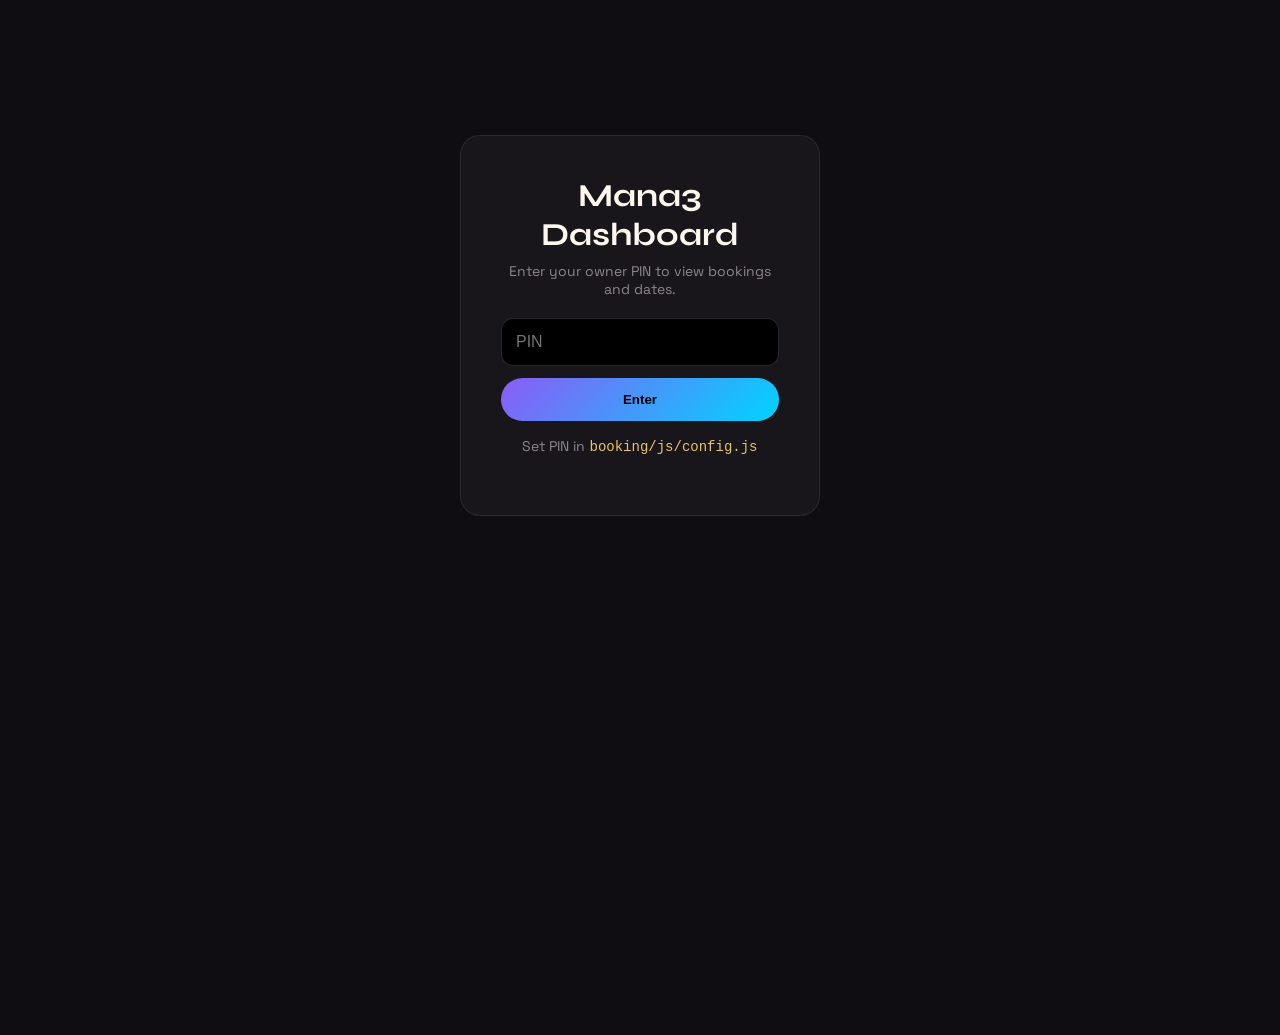
<file: admin/index.html>
<!DOCTYPE html>
<html lang="en">
<head>
  <meta charset="UTF-8">
  <meta name="viewport" content="width=device-width, initial-scale=1.0">
  <title>Mana3 — Owner Dashboard</title>
  <link href="https://fonts.googleapis.com/css2?family=Space+Grotesk:wght@400;600;700&family=Syne:wght@700;800&display=swap" rel="stylesheet">
  <link rel="stylesheet" href="css/admin.css">
</head>
<body>
  <div id="login-screen" class="login-screen">
    <h1>Mana3 Dashboard</h1>
    <p>Enter your owner PIN to view bookings and dates.</p>
    <input type="password" id="pin-input" placeholder="PIN" autocomplete="current-password">
    <button type="button" id="pin-submit">Enter</button>
    <p class="login-hint">Set PIN in <code>booking/js/config.js</code></p>
  </div>

  <div id="dashboard" class="dashboard hidden">
    <header class="dash-header">
      <h1>Inquiries &amp; schedule</h1>
      <div class="dash-actions">
        <button type="button" id="refresh-btn">Refresh</button>
        <a href="../booking/index.html">Public booking page</a>
        <button type="button" id="logout-btn">Log out</button>
      </div>
    </header>

    <div class="dash-grid">
      <section class="dash-panel">
        <h2>New requests <span id="pending-count"></span></h2>
        <div id="bookings-list" class="bookings-list"></div>
      </section>

      <section class="dash-panel">
        <h2>Block a date</h2>
        <form id="block-form" class="block-form">
          <input type="date" id="block-date" required>
          <select id="block-service">
            <option value="all">All services</option>
            <option value="dj">DJ only</option>
            <option value="photo">Photo only</option>
          </select>
          <select id="block-status">
            <option value="booked">Booked</option>
            <option value="blocked">Blocked</option>
            <option value="available">Mark available</option>
          </select>
          <input type="text" id="block-note" placeholder="Note (optional)">
          <button type="submit">Update calendar</button>
        </form>
        <h3>Calendar snapshot</h3>
        <ul id="availability-list" class="availability-list"></ul>
      </section>
    </div>
  </div>

  <script src="../booking/js/config.js"></script>
  <script>
    if (!window.MANA3_BOOKING) {
      document.write('<script src="../booking/js/config.example.js"><\/script>');
    }
  </script>
  <script src="js/admin.js?v=1"></script>
</body>
</html>
</file>
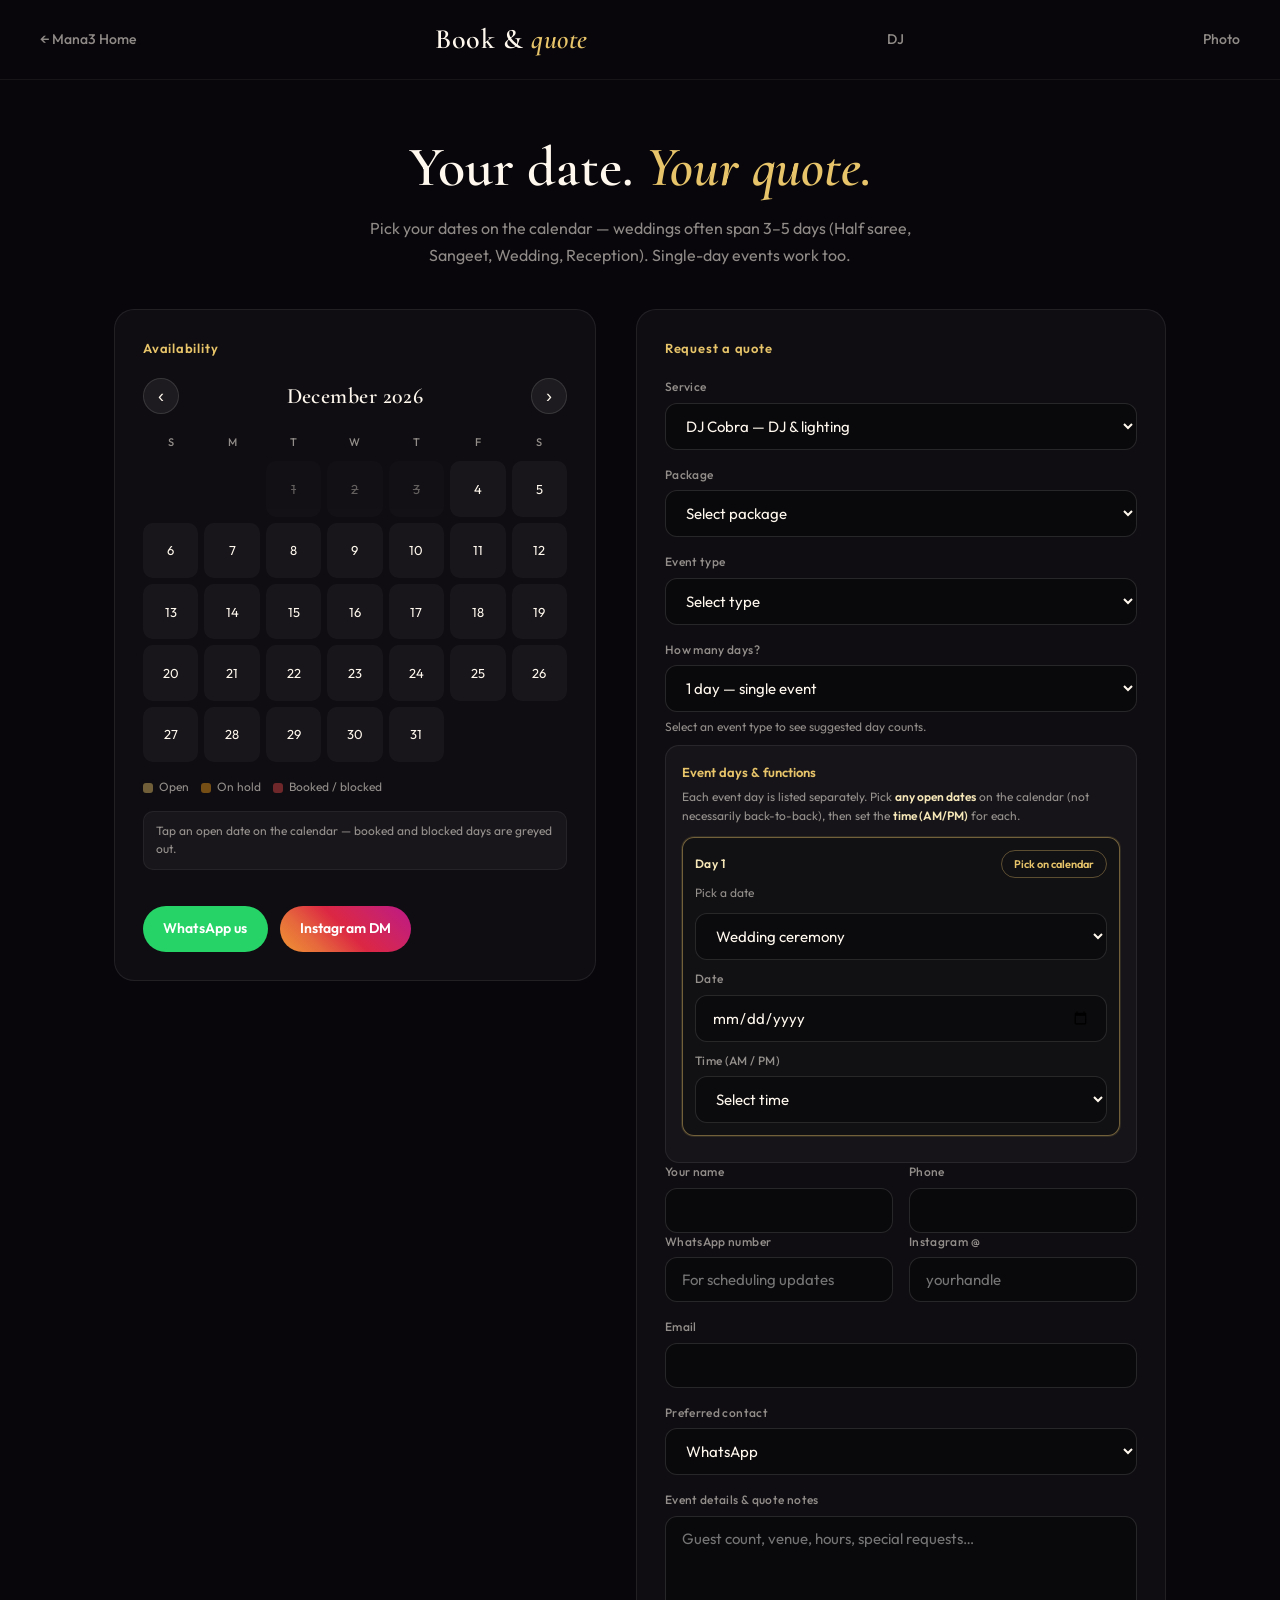
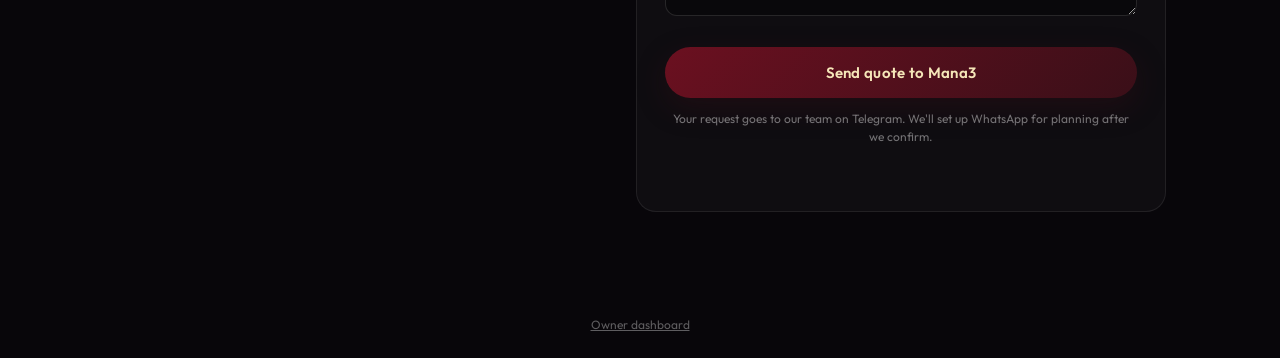
<file: booking/index.html>
<!DOCTYPE html>
<html lang="en">
<head>
  <meta charset="UTF-8">
  <meta name="viewport" content="width=device-width, initial-scale=1.0">
  <title>Book &amp; Quote | Mana3 Event Management</title>
  <meta name="description" content="Request a quote for DJ Cobra or CapturesRU photography. Check dates, message us on WhatsApp or Instagram.">
  <link rel="preconnect" href="https://fonts.googleapis.com">
  <link rel="preconnect" href="https://fonts.gstatic.com" crossorigin>
  <link href="https://fonts.googleapis.com/css2?family=Cormorant+Garamond:ital,wght@0,500;0,600;0,700;1,500;1,600&family=Outfit:wght@300;400;500;600;700&display=swap" rel="stylesheet">
  <link rel="stylesheet" href="css/booking.css?v=8">
</head>
<body>
  <nav class="booking-nav">
    <a href="../index.html">← Mana3 Home</a>
    <span class="booking-logo">Book &amp; <em>quote</em></span>
    <a href="../dj-cobra/index.html">DJ</a>
    <a href="../capturesru/index.html">Photo</a>
  </nav>

  <header class="booking-hero">
    <h1>Your date. <em>Your quote.</em></h1>
    <p>Pick your dates on the calendar — weddings often span 3–5 days (Half saree, Sangeet, Wedding, Reception). Single-day events work too.</p>
  </header>

  <div class="booking-layout">
    <aside class="booking-panel">
      <h2>Availability</h2>
      <div class="cal-nav">
        <button type="button" id="cal-prev" aria-label="Previous month">‹</button>
        <span id="cal-month"></span>
        <button type="button" id="cal-next" aria-label="Next month">›</button>
      </div>
      <div id="cal-grid"></div>
      <div class="cal-legend">
        <span class="legend-available">Open</span>
        <span class="legend-hold">On hold</span>
        <span class="legend-booked">Booked / blocked</span>
      </div>

      <div class="cal-hint" id="cal-hint">Select a day row below, then tap a date on the calendar.</div>
      <div id="selected-dates-list" class="selected-dates-list" hidden></div>

      <div class="channel-links">
        <a href="#" class="channel-btn channel-wa" data-wa data-wa-text="Hi Mana3! I'd like to check availability and get a quote for my event.">WhatsApp us</a>
        <a href="#" class="channel-btn channel-ig" data-ig target="_blank" rel="noopener">Instagram DM</a>
      </div>
    </aside>

    <section class="booking-panel">
      <h2>Request a quote</h2>
      <form id="booking-form" class="booking-form">
        <label for="service">Service</label>
        <select id="service" name="service" required>
          <option value="dj">DJ Cobra — DJ &amp; lighting</option>
          <option value="photo">CapturesRU — Photography &amp; film</option>
          <option value="both">Both — Full Mana3 package</option>
        </select>

        <label for="package">Package</label>
        <select id="package" name="package" required></select>

        <label for="event-type">Event type</label>
        <select id="event-type" name="event_type" required>
          <option value="">Select type</option>
          <option value="Full wedding (multi-day)">Full wedding (multi-day)</option>
          <option value="Half saree / Dhoti ceremony">Half saree / Dhoti ceremony</option>
          <option value="Sangeet / Mehndi">Sangeet / Mehndi</option>
          <option value="Pre-wedding">Pre-wedding</option>
          <option value="Wedding reception">Wedding reception</option>
          <option value="Birthday">Birthday</option>
          <option value="Sweet 16">Sweet 16</option>
          <option value="Housewarming">Housewarming</option>
          <option value="Corporate">Corporate</option>
          <option value="Gender reveal">Gender reveal</option>
          <option value="Other">Other</option>
        </select>

        <label for="event-span">How many days?</label>
        <select id="event-span" name="event_span">
          <option value="1">1 day — single event</option>
          <option value="2">2 days</option>
          <option value="3">3 days — typical wedding</option>
          <option value="4">4 days</option>
          <option value="5">5 days — full celebration</option>
        </select>
        <p class="field-hint" id="event-span-hint"></p>

        <div id="event-days-panel" class="event-days-panel">
          <p class="event-days-title">Event days &amp; functions</p>
          <p class="field-hint event-days-intro">Each event day is listed separately. Pick <strong>any open dates</strong> on the calendar (not necessarily back-to-back), then set the <strong>time (AM/PM)</strong> for each.</p>
          <p class="event-range-summary" id="event-range-summary" hidden></p>
          <p class="event-days-progress" id="event-days-progress"></p>
          <div id="event-days" class="event-days-list"></div>
        </div>

        <input type="hidden" id="event-date" name="event_date">
        <input type="hidden" id="event-days-json" name="event_days">

        <div class="form-row">
          <div>
            <label for="client-name">Your name</label>
            <input type="text" id="client-name" name="client_name" required autocomplete="name">
          </div>
          <div>
            <label for="phone">Phone</label>
            <input type="tel" id="phone" name="phone" autocomplete="tel">
          </div>
        </div>

        <div class="form-row">
          <div>
            <label for="whatsapp">WhatsApp number</label>
            <input type="tel" id="whatsapp" name="whatsapp" placeholder="For scheduling updates">
          </div>
          <div>
            <label for="instagram">Instagram @</label>
            <input type="text" id="instagram" name="instagram" placeholder="yourhandle">
          </div>
        </div>

        <label for="email">Email</label>
        <input type="email" id="email" name="email" autocomplete="email">

        <label for="preferred-contact">Preferred contact</label>
        <select id="preferred-contact" name="preferred_contact">
          <option value="whatsapp">WhatsApp</option>
          <option value="instagram">Instagram</option>
          <option value="phone">Phone call</option>
          <option value="email">Email</option>
        </select>

        <label for="message">Event details &amp; quote notes</label>
        <textarea id="message" name="message" placeholder="Guest count, venue, hours, special requests…"></textarea>

        <input type="hidden" id="addon-estimate" name="addon_estimate">

        <button type="submit" class="submit-btn">Send quote to Mana3</button>
        <p class="form-hint">Your request goes to our team on Telegram. We&apos;ll set up WhatsApp for planning after we confirm.</p>
        <p class="form-status" id="form-status" role="status"></p>
      </form>
    </section>
  </div>

  <p class="admin-link"><a href="../admin/index.html">Owner dashboard</a></p>

  <script src="js/config.js"></script>
  <script>
    if (!window.MANA3_BOOKING) {
      document.write('<script src="js/config.example.js"><\/script>');
    }
  </script>
  <script src="js/booking.js?v=7"></script>
</body>
</html>
</file>
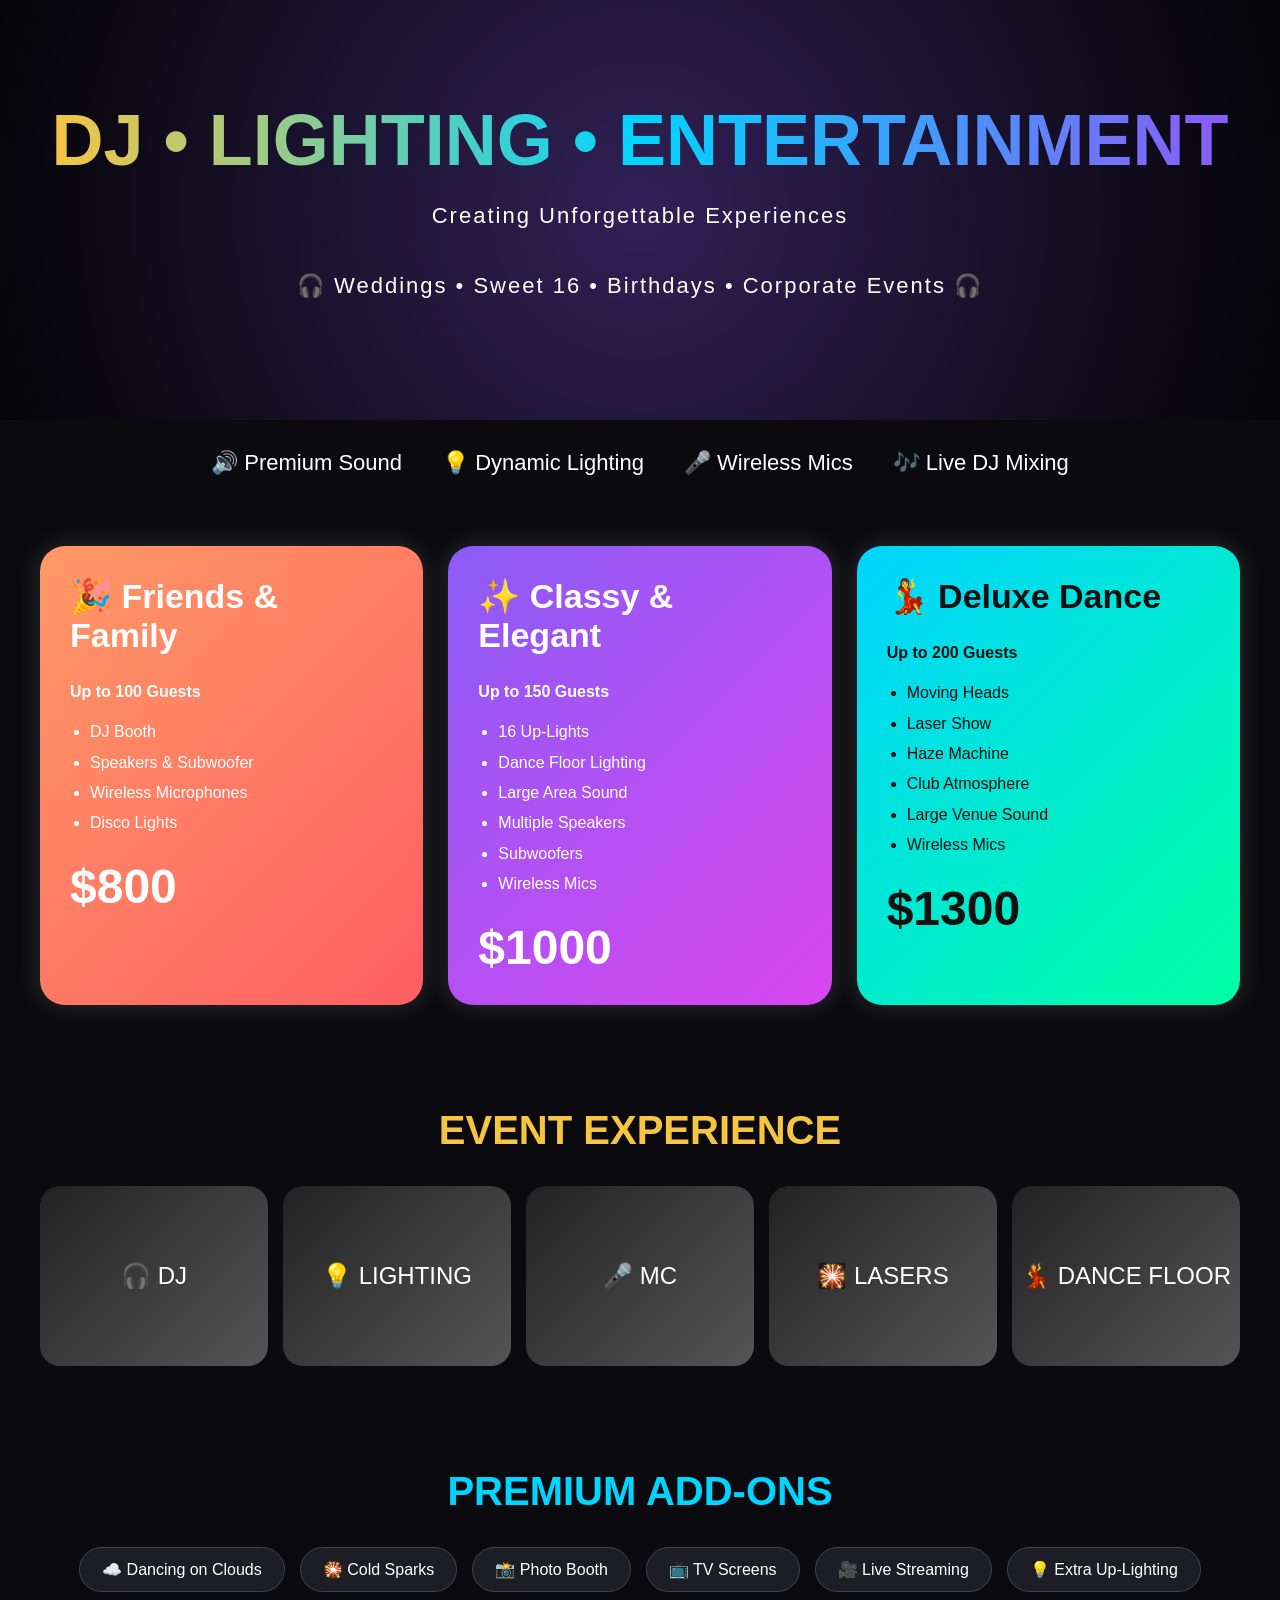
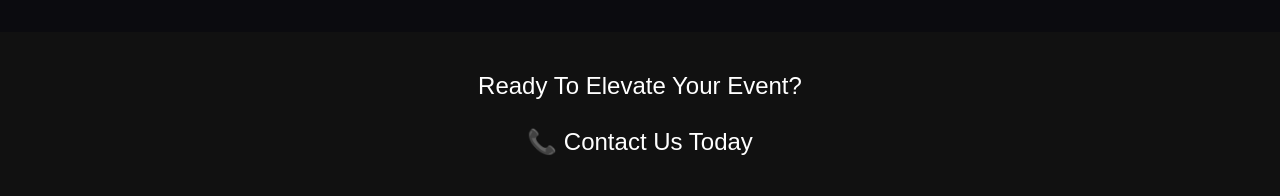
<file: DJ_Client_Presentation.html>
<!DOCTYPE html>
<html>
<head>
<meta charset="utf-8">
<title>Premium DJ Entertainment</title>
<style>
body{
margin:0;
font-family:Arial,sans-serif;
background:#0B0B0F;
color:white;
}
.hero{
height:420px;
background:linear-gradient(rgba(0,0,0,.65),rgba(0,0,0,.65)),
radial-gradient(circle at center,#8B5CF6,#0B0B0F);
display:flex;
flex-direction:column;
justify-content:center;
align-items:center;
text-align:center;
}
.hero h1{
font-size:72px;
margin:0;
background:linear-gradient(90deg,#F5C542,#00D4FF,#8B5CF6);
-webkit-background-clip:text;
-webkit-text-fill-color:transparent;
}
.hero p{font-size:22px;letter-spacing:2px}
.features{
display:flex;
justify-content:center;
gap:40px;
padding:30px;
font-size:22px;
}
.packages{
display:grid;
grid-template-columns:repeat(3,1fr);
gap:25px;
padding:40px;
}
.card{
border-radius:25px;
padding:30px;
box-shadow:0 0 25px rgba(255,255,255,.15);
}
.card h2{font-size:34px;margin-top:0}
.friends{background:linear-gradient(135deg,#ff9966,#ff5e62);}
.classy{background:linear-gradient(135deg,#8B5CF6,#d946ef);}
.deluxe{background:linear-gradient(135deg,#00D4FF,#00ffa3);color:#111;}
.price{
font-size:48px;
font-weight:bold;
margin-top:20px;
}
ul{padding-left:20px;line-height:1.9}
.gallery{
padding:30px 40px;
}
.gallery h2{
text-align:center;
color:#F5C542;
font-size:40px;
}
.photos{
display:grid;
grid-template-columns:repeat(5,1fr);
gap:15px;
}
.photo{
height:180px;
border-radius:20px;
background:linear-gradient(135deg,#222,#555);
display:flex;
justify-content:center;
align-items:center;
font-size:24px;
}
.addons{
padding:40px;
text-align:center;
}
.addons h2{
font-size:40px;
color:#00D4FF;
}
.badges{
display:flex;
flex-wrap:wrap;
justify-content:center;
gap:15px;
}
.badge{
padding:12px 22px;
border-radius:30px;
background:#1d1d25;
border:1px solid #444;
}
.footer{
padding:40px;
text-align:center;
font-size:24px;
background:#111;
}
</style>
</head>
<body>

<div class="hero">
<h1>DJ • LIGHTING • ENTERTAINMENT</h1>
<p>Creating Unforgettable Experiences</p>
<p>🎧 Weddings • Sweet 16 • Birthdays • Corporate Events 🎧</p>
</div>

<div class="features">
<div>🔊 Premium Sound</div>
<div>💡 Dynamic Lighting</div>
<div>🎤 Wireless Mics</div>
<div>🎶 Live DJ Mixing</div>
</div>

<div class="packages">

<div class="card friends">
<h2>🎉 Friends & Family</h2>
<p><b>Up to 100 Guests</b></p>
<ul>
<li>DJ Booth</li>
<li>Speakers & Subwoofer</li>
<li>Wireless Microphones</li>
<li>Disco Lights</li>
</ul>
<div class="price">$800</div>
</div>

<div class="card classy">
<h2>✨ Classy & Elegant</h2>
<p><b>Up to 150 Guests</b></p>
<ul>
<li>16 Up-Lights</li>
<li>Dance Floor Lighting</li>
<li>Large Area Sound</li>
<li>Multiple Speakers</li>
<li>Subwoofers</li>
<li>Wireless Mics</li>
</ul>
<div class="price">$1000</div>
</div>

<div class="card deluxe">
<h2>💃 Deluxe Dance</h2>
<p><b>Up to 200 Guests</b></p>
<ul>
<li>Moving Heads</li>
<li>Laser Show</li>
<li>Haze Machine</li>
<li>Club Atmosphere</li>
<li>Large Venue Sound</li>
<li>Wireless Mics</li>
</ul>
<div class="price">$1300</div>
</div>

</div>

<div class="gallery">
<h2>EVENT EXPERIENCE</h2>
<div class="photos">
<div class="photo">🎧 DJ</div>
<div class="photo">💡 LIGHTING</div>
<div class="photo">🎤 MC</div>
<div class="photo">🎇 LASERS</div>
<div class="photo">💃 DANCE FLOOR</div>
</div>
</div>

<div class="addons">
<h2>PREMIUM ADD-ONS</h2>
<div class="badges">
<div class="badge">☁️ Dancing on Clouds</div>
<div class="badge">🎇 Cold Sparks</div>
<div class="badge">📸 Photo Booth</div>
<div class="badge">📺 TV Screens</div>
<div class="badge">🎥 Live Streaming</div>
<div class="badge">💡 Extra Up-Lighting</div>
</div>
</div>

<div class="footer">
Ready To Elevate Your Event?<br><br>
📞 Contact Us Today
</div>

</body>
</html>
</file>
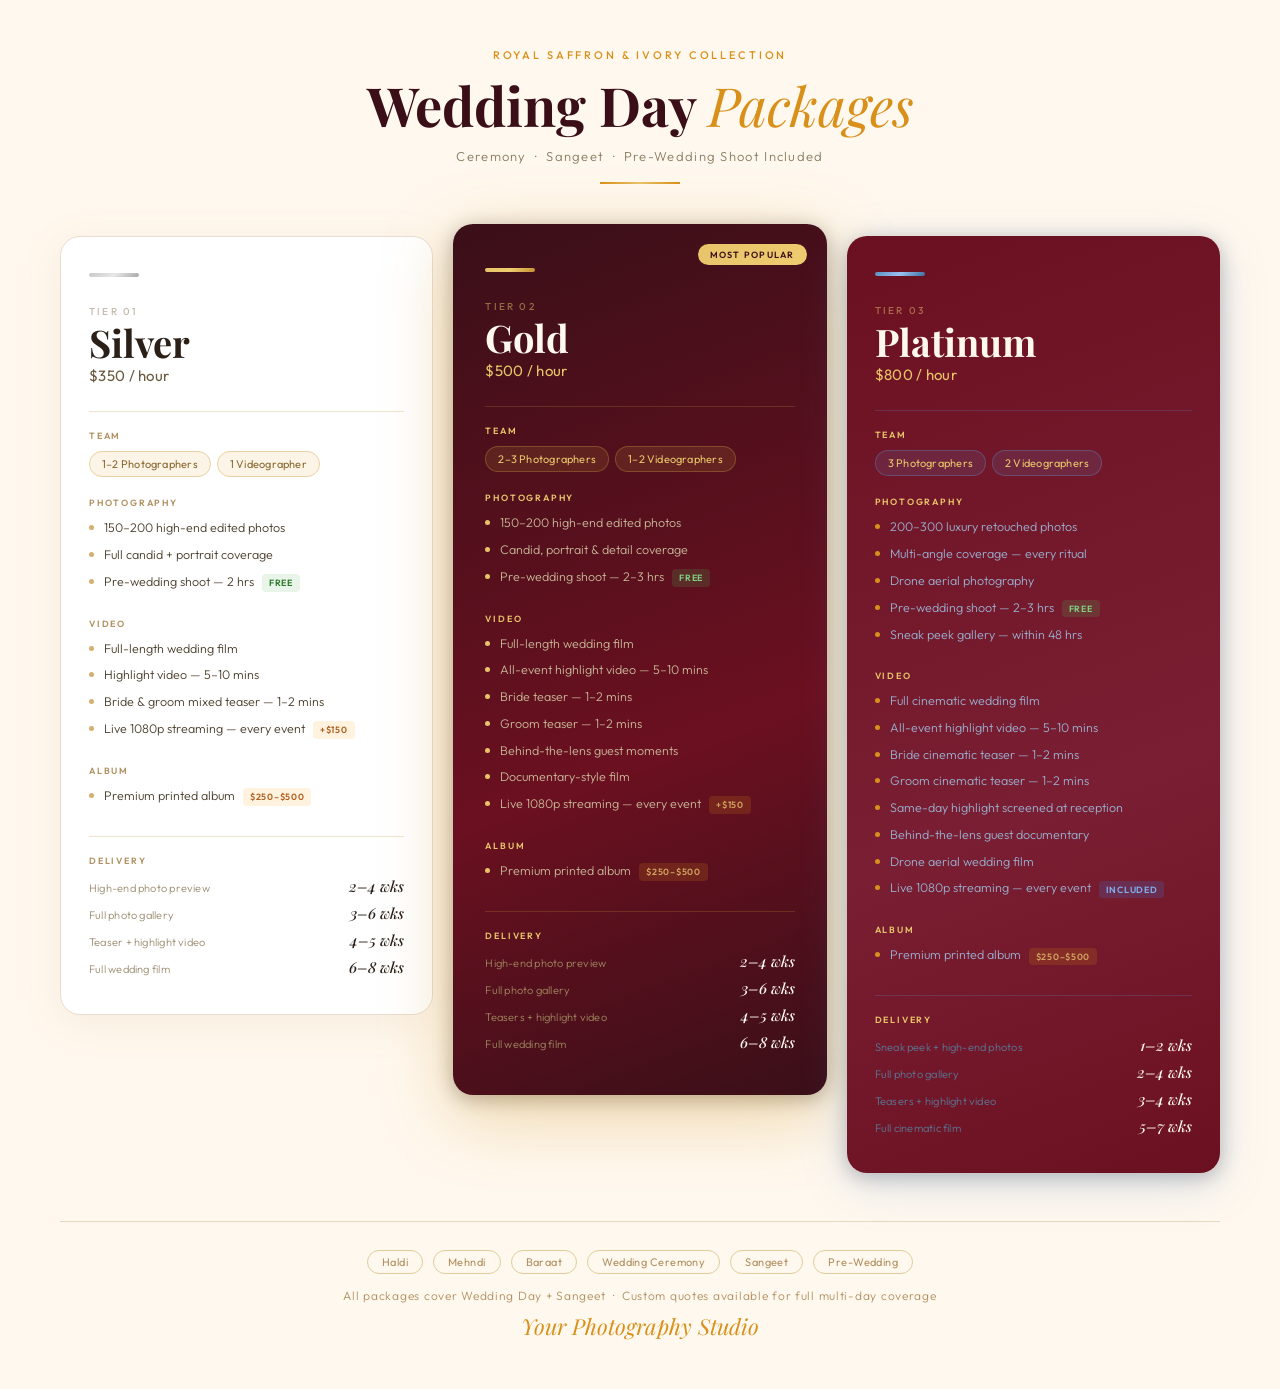
<file: wedding_packages_card_royal_saffron_ivory.html>
<!DOCTYPE html>
<html lang="en">
<head>
<meta charset="UTF-8">
<meta name="viewport" content="width=device-width, initial-scale=1.0">
<title>Wedding Photography Packages</title>
<link href="https://fonts.googleapis.com/css2?family=Playfair+Display:ital,wght@0,500;0,700;1,400;1,600&family=Outfit:wght@300;400;500;600&display=swap" rel="stylesheet">
<style>
*,*::before,*::after{box-sizing:border-box;margin:0;padding:0}

body {
  font-family: 'Outfit', sans-serif;
  background: #FFF8EE;
  min-height: 100vh;
  padding: 48px 24px;
  display: flex;
  align-items: flex-start;
  justify-content: center;
}

.page { width: 1160px; max-width: 100%; }

/* ── HEADER ── */
.header {
  text-align: center;
  margin-bottom: 52px;
  position: relative;
}
.header::after {
  content: '';
  display: block;
  width: 80px; height: 2px;
  background: linear-gradient(90deg, #D9901A, #E7C46A, #D9901A);
  margin: 18px auto 0;
}
.header-eyebrow {
  font-size: 11px;
  letter-spacing: 0.26em;
  text-transform: uppercase;
  color: #D9901A;
  font-weight: 500;
  margin-bottom: 14px;
}
.header-title {
  font-family: 'Playfair Display', serif;
  font-size: 54px;
  font-weight: 700;
  color: #3A0F18;
  line-height: 1.08;
}
.header-title em {
  font-style: italic;
  color: #D9901A;
  font-weight: 400;
}
.header-sub {
  margin-top: 14px;
  font-size: 13px;
  color: #8a7a60;
  letter-spacing: 0.1em;
  font-weight: 300;
}

/* ── GRID ── */
.cards {
  display: grid;
  grid-template-columns: repeat(3, 1fr);
  gap: 20px;
  align-items: start;
}

/* ── BASE CARD ── */
.card {
  border-radius: 20px;
  padding: 36px 28px 30px;
  position: relative;
  overflow: hidden;
  display: flex;
  flex-direction: column;
}

/* SILVER */
.card.silver {
  background: #ffffff;
  border: 1.5px solid #e8ddd0;
  box-shadow: 0 8px 40px rgba(180,140,80,0.10);
}
.card.silver .tier-name { color: #2a2018; }
.card.silver .tier-rate { color: #6a5a40; }
.card.silver .section-label { color: #b09060; }
.card.silver .feat { color: #4a3e2c; }
.card.silver .feat-dot { background: #d4b070; }
.card.silver .chip { background: #fdf4e8; border-color: #e8d0a0; color: #8a6a30; }
.card.silver .delivery-key { color: #9a8a70; }
.card.silver .delivery-val { color: #2a2018; }
.card.silver .delivery-section { border-top-color: #f0e4d0; }
.card.silver .sec-divider { background: #f0e4d0; }
.card.silver .card-stripe { background: linear-gradient(135deg, #c8c8c8 0%, #e8e8e8 50%, #a8a8a8 100%); }

/* GOLD — hero card, slightly larger */
.card.gold {
  background: linear-gradient(160deg, #3A0F18 0%, #6B1020 60%, #3A0F18 100%);
  border: none;
  box-shadow: 0 20px 70px rgba(200,140,30,0.35), 0 4px 20px rgba(0,0,0,0.3);
  transform: translateY(-12px);
  padding: 44px 32px 36px;
}
.card.gold .tier-name { color: #FFF8EE; }
.card.gold .tier-rate { color: #E7C46A; }
.card.gold .section-label { color: #E7C46A; }
.card.gold .feat { color: #c8b898; }
.card.gold .feat-dot { background: #E7C46A; }
.card.gold .chip { background: rgba(212,168,64,0.12); border-color: rgba(212,168,64,0.3); color: #E7C46A; }
.card.gold .delivery-key { color: #a08860; }
.card.gold .delivery-val { color: #FFF8EE; }
.card.gold .delivery-section { border-top-color: rgba(212,168,64,0.2); }
.card.gold .sec-divider { background: rgba(212,168,64,0.2); }
.card.gold .card-stripe { background: linear-gradient(135deg, #E7C46A 0%, #f0cc70 50%, #c49030 100%); }
.card.gold .popular-badge {
  position: absolute;
  top: 20px; right: 20px;
  background: linear-gradient(135deg, #E7C46A, #f0cc70);
  color: #3A0F18;
  font-size: 9px;
  letter-spacing: 0.14em;
  text-transform: uppercase;
  font-weight: 600;
  padding: 5px 12px;
  border-radius: 50px;
}

/* PLATINUM */
.card.platinum {
  background: linear-gradient(160deg, #6B1020 0%, #7A1F33 60%, #6B1020 100%);
  border: none;
  box-shadow: 0 12px 50px rgba(80,140,220,0.2), 0 4px 20px rgba(0,0,0,0.25);
}
.card.platinum .tier-name { color: #FFF8EE; }
.card.platinum .tier-rate { color: #E7C46A; }
.card.platinum .section-label { color: #E7C46A; }
.card.platinum .feat { color: #9ab0d0; }
.card.platinum .feat-dot { background: #D9901A; }
.card.platinum .chip { background: rgba(90,158,224,0.12); border-color: rgba(90,158,224,0.3); color: #E7C46A; }
.card.platinum .delivery-key { color: #5a7898; }
.card.platinum .delivery-val { color: #FFF8EE; }
.card.platinum .delivery-section { border-top-color: rgba(90,158,224,0.2); }
.card.platinum .sec-divider { background: rgba(90,158,224,0.2); }
.card.platinum .card-stripe { background: linear-gradient(135deg, #5a8ec0 0%, #9ac0f0 50%, #3a6ea0 100%); }

/* ── CARD INNER ELEMENTS ── */
.card-stripe {
  height: 4px;
  border-radius: 2px;
  margin-bottom: 28px;
  width: 50px;
}

.tier-label {
  font-size: 10px;
  letter-spacing: 0.22em;
  text-transform: uppercase;
  font-weight: 500;
  opacity: 0.5;
  margin-bottom: 6px;
}
.card.silver .tier-label { color: #8a7a60; }
.card.gold .tier-label { color: #E7C46A; }
.card.platinum .tier-label { color: #E7C46A; }

.tier-name {
  font-family: 'Playfair Display', serif;
  font-size: 38px;
  font-weight: 700;
  line-height: 1;
  margin-bottom: 4px;
}

.tier-rate {
  font-size: 15px;
  font-weight: 400;
  margin-bottom: 26px;
  letter-spacing: 0.02em;
}

.sec-divider {
  height: 1px;
  margin-bottom: 18px;
}

.section-label {
  font-size: 9px;
  letter-spacing: 0.2em;
  text-transform: uppercase;
  font-weight: 600;
  margin-bottom: 10px;
}

.team-row {
  display: flex;
  flex-wrap: wrap;
  gap: 6px;
  margin-bottom: 20px;
}
.chip {
  font-size: 11px;
  font-weight: 400;
  padding: 5px 12px;
  border-radius: 50px;
  border: 1px solid;
  letter-spacing: 0.02em;
}

.feat {
  display: flex;
  align-items: flex-start;
  gap: 10px;
  font-size: 12.5px;
  font-weight: 300;
  line-height: 1.5;
  margin-bottom: 8px;
}
.feat-dot {
  width: 5px; height: 5px;
  border-radius: 50%;
  flex-shrink: 0;
  margin-top: 7px;
}

.feat-badge {
  display: inline-block;
  font-size: 9px;
  font-weight: 600;
  letter-spacing: 0.08em;
  text-transform: uppercase;
  padding: 2px 7px;
  border-radius: 4px;
  margin-left: 5px;
  vertical-align: middle;
}
.badge-free { background: #e8f5e8; color: #2a7a2a; }
.badge-addon { background: #fff3e0; color: #b06020; }
.badge-incl { background: #e0f0ff; color: #1a60b0; }
.card.gold .badge-free { background: rgba(80,160,80,0.2); color: #80d080; }
.card.gold .badge-addon { background: rgba(200,120,20,0.2); color: #d0a060; }
.card.gold .badge-incl { background: rgba(60,120,220,0.2); color: #80b0f0; }
.card.platinum .badge-free { background: rgba(80,160,80,0.2); color: #80d080; }
.card.platinum .badge-addon { background: rgba(200,120,20,0.2); color: #d0a060; }
.card.platinum .badge-incl { background: rgba(60,120,220,0.2); color: #80b0f0; }

.section-gap { margin-top: 18px; }

.delivery-section {
  margin-top: 22px;
  padding-top: 18px;
  border-top: 1px solid;
}
.delivery-row {
  display: flex;
  justify-content: space-between;
  align-items: baseline;
  margin-bottom: 7px;
}
.delivery-key {
  font-size: 11px;
  font-weight: 300;
  letter-spacing: 0.02em;
}
.delivery-val {
  font-family: 'Playfair Display', serif;
  font-size: 15px;
  font-weight: 500;
  font-style: italic;
}

/* ── FOOTER ── */
.footer {
  text-align: center;
  margin-top: 48px;
  padding-top: 28px;
  border-top: 1px solid #e8d8c0;
}
.footer-events {
  display: flex;
  justify-content: center;
  gap: 10px;
  flex-wrap: wrap;
  margin-bottom: 14px;
}
.footer-pill {
  font-size: 11px;
  color: #b09060;
  border: 1px solid #e0cc9a;
  padding: 4px 14px;
  border-radius: 50px;
  font-weight: 400;
  letter-spacing: 0.04em;
}
.footer-note {
  font-size: 12px;
  color: #b09060;
  letter-spacing: 0.06em;
  font-weight: 300;
  margin-bottom: 8px;
}
.footer-brand {
  font-family: 'Playfair Display', serif;
  font-size: 22px;
  color: #D9901A;
  font-style: italic;
}
</style>
</head>
<body>
<div class="page">

  <div class="header">
    <p class="header-eyebrow">Royal Saffron & Ivory Collection</p>
    <h1 class="header-title">Wedding Day <em>Packages</em></h1>
    <p class="header-sub">Ceremony &nbsp;·&nbsp; Sangeet &nbsp;·&nbsp; Pre-Wedding Shoot Included</p>
  </div>

  <div class="cards">

    <!-- ══ SILVER ══ -->
    <div class="card silver">
      <div class="card-stripe"></div>
      <p class="tier-label">Tier 01</p>
      <h2 class="tier-name">Silver</h2>
      <p class="tier-rate">$350 / hour</p>
      <div class="sec-divider"></div>

      <p class="section-label">Team</p>
      <div class="team-row">
        <span class="chip">1–2 Photographers</span>
        <span class="chip">1 Videographer</span>
      </div>

      <p class="section-label">Photography</p>
      <div class="feat"><span class="feat-dot"></span><span>150–200 high-end edited photos</span></div>
      <div class="feat"><span class="feat-dot"></span><span>Full candid + portrait coverage</span></div>
      <div class="feat"><span class="feat-dot"></span><span>Pre-wedding shoot — 2 hrs <span class="feat-badge badge-free">Free</span></span></div>

      <div class="section-gap">
        <p class="section-label">Video</p>
        <div class="feat"><span class="feat-dot"></span><span>Full-length wedding film</span></div>
        <div class="feat"><span class="feat-dot"></span><span>Highlight video — 5–10 mins</span></div>
        <div class="feat"><span class="feat-dot"></span><span>Bride & groom mixed teaser — 1–2 mins</span></div>
        <div class="feat"><span class="feat-dot"></span><span>Live 1080p streaming — every event <span class="feat-badge badge-addon">+$150</span></span></div>
      </div>

      <div class="section-gap">
        <p class="section-label">Album</p>
        <div class="feat"><span class="feat-dot"></span><span>Premium printed album <span class="feat-badge badge-addon">$250–$500</span></span></div>
      </div>

      <div class="delivery-section">
        <p class="section-label">Delivery</p>
        <div class="delivery-row"><span class="delivery-key">High-end photo preview</span><span class="delivery-val">2–4 wks</span></div>
        <div class="delivery-row"><span class="delivery-key">Full photo gallery</span><span class="delivery-val">3–6 wks</span></div>
        <div class="delivery-row"><span class="delivery-key">Teaser + highlight video</span><span class="delivery-val">4–5 wks</span></div>
        <div class="delivery-row"><span class="delivery-key">Full wedding film</span><span class="delivery-val">6–8 wks</span></div>
      </div>
    </div>

    <!-- ══ GOLD ══ -->
    <div class="card gold">
      <div class="popular-badge">Most Popular</div>
      <div class="card-stripe"></div>
      <p class="tier-label">Tier 02</p>
      <h2 class="tier-name">Gold</h2>
      <p class="tier-rate">$500 / hour</p>
      <div class="sec-divider"></div>

      <p class="section-label">Team</p>
      <div class="team-row">
        <span class="chip">2–3 Photographers</span>
        <span class="chip">1–2 Videographers</span>
      </div>

      <p class="section-label">Photography</p>
      <div class="feat"><span class="feat-dot"></span><span>150–200 high-end edited photos</span></div>
      <div class="feat"><span class="feat-dot"></span><span>Candid, portrait & detail coverage</span></div>
      <div class="feat"><span class="feat-dot"></span><span>Pre-wedding shoot — 2–3 hrs <span class="feat-badge badge-free">Free</span></span></div>

      <div class="section-gap">
        <p class="section-label">Video</p>
        <div class="feat"><span class="feat-dot"></span><span>Full-length wedding film</span></div>
        <div class="feat"><span class="feat-dot"></span><span>All-event highlight video — 5–10 mins</span></div>
        <div class="feat"><span class="feat-dot"></span><span>Bride teaser — 1–2 mins</span></div>
        <div class="feat"><span class="feat-dot"></span><span>Groom teaser — 1–2 mins</span></div>
        <div class="feat"><span class="feat-dot"></span><span>Behind-the-lens guest moments</span></div>
        <div class="feat"><span class="feat-dot"></span><span>Documentary-style film</span></div>
        <div class="feat"><span class="feat-dot"></span><span>Live 1080p streaming — every event <span class="feat-badge badge-addon">+$150</span></span></div>
      </div>

      <div class="section-gap">
        <p class="section-label">Album</p>
        <div class="feat"><span class="feat-dot"></span><span>Premium printed album <span class="feat-badge badge-addon">$250–$500</span></span></div>
      </div>

      <div class="delivery-section">
        <p class="section-label">Delivery</p>
        <div class="delivery-row"><span class="delivery-key">High-end photo preview</span><span class="delivery-val">2–4 wks</span></div>
        <div class="delivery-row"><span class="delivery-key">Full photo gallery</span><span class="delivery-val">3–6 wks</span></div>
        <div class="delivery-row"><span class="delivery-key">Teasers + highlight video</span><span class="delivery-val">4–5 wks</span></div>
        <div class="delivery-row"><span class="delivery-key">Full wedding film</span><span class="delivery-val">6–8 wks</span></div>
      </div>
    </div>

    <!-- ══ PLATINUM ══ -->
    <div class="card platinum">
      <div class="card-stripe"></div>
      <p class="tier-label">Tier 03</p>
      <h2 class="tier-name">Platinum</h2>
      <p class="tier-rate">$800 / hour</p>
      <div class="sec-divider"></div>

      <p class="section-label">Team</p>
      <div class="team-row">
        <span class="chip">3 Photographers</span>
        <span class="chip">2 Videographers</span>
      </div>

      <p class="section-label">Photography</p>
      <div class="feat"><span class="feat-dot"></span><span>200–300 luxury retouched photos</span></div>
      <div class="feat"><span class="feat-dot"></span><span>Multi-angle coverage — every ritual</span></div>
      <div class="feat"><span class="feat-dot"></span><span>Drone aerial photography</span></div>
      <div class="feat"><span class="feat-dot"></span><span>Pre-wedding shoot — 2–3 hrs <span class="feat-badge badge-free">Free</span></span></div>
      <div class="feat"><span class="feat-dot"></span><span>Sneak peek gallery — within 48 hrs</span></div>

      <div class="section-gap">
        <p class="section-label">Video</p>
        <div class="feat"><span class="feat-dot"></span><span>Full cinematic wedding film</span></div>
        <div class="feat"><span class="feat-dot"></span><span>All-event highlight video — 5–10 mins</span></div>
        <div class="feat"><span class="feat-dot"></span><span>Bride cinematic teaser — 1–2 mins</span></div>
        <div class="feat"><span class="feat-dot"></span><span>Groom cinematic teaser — 1–2 mins</span></div>
        <div class="feat"><span class="feat-dot"></span><span>Same-day highlight screened at reception</span></div>
        <div class="feat"><span class="feat-dot"></span><span>Behind-the-lens guest documentary</span></div>
        <div class="feat"><span class="feat-dot"></span><span>Drone aerial wedding film</span></div>
        <div class="feat"><span class="feat-dot"></span><span>Live 1080p streaming — every event <span class="feat-badge badge-incl">Included</span></span></div>
      </div>

      <div class="section-gap">
        <p class="section-label">Album</p>
        <div class="feat"><span class="feat-dot"></span><span>Premium printed album <span class="feat-badge badge-addon">$250–$500</span></span></div>
      </div>

      <div class="delivery-section">
        <p class="section-label">Delivery</p>
        <div class="delivery-row"><span class="delivery-key">Sneak peek + high-end photos</span><span class="delivery-val">1–2 wks</span></div>
        <div class="delivery-row"><span class="delivery-key">Full photo gallery</span><span class="delivery-val">2–4 wks</span></div>
        <div class="delivery-row"><span class="delivery-key">Teasers + highlight video</span><span class="delivery-val">3–4 wks</span></div>
        <div class="delivery-row"><span class="delivery-key">Full cinematic film</span><span class="delivery-val">5–7 wks</span></div>
      </div>
    </div>

  </div>

  <div class="footer">
    <div class="footer-events">
      <span class="footer-pill">Haldi</span>
      <span class="footer-pill">Mehndi</span>
      <span class="footer-pill">Baraat</span>
      <span class="footer-pill">Wedding Ceremony</span>
      <span class="footer-pill">Sangeet</span>
      <span class="footer-pill">Pre-Wedding</span>
    </div>
    <p class="footer-note">All packages cover Wedding Day + Sangeet &nbsp;·&nbsp; Custom quotes available for full multi-day coverage</p>
    <p class="footer-brand">Your Photography Studio</p>
  </div>

</div>
</body>
</html>
</file>
<file: admin/css/admin.css>
*, *::before, *::after { box-sizing: border-box; margin: 0; padding: 0; }
body {
  font-family: 'Space Grotesk', system-ui, sans-serif;
  background: #0f0d12;
  color: #fff8ee;
  min-height: 100vh;
}
.hidden { display: none !important; }

.login-screen {
  max-width: 360px;
  margin: 15vh auto;
  padding: 40px;
  text-align: center;
  background: rgba(255,255,255,0.04);
  border-radius: 20px;
  border: 1px solid rgba(255,255,255,0.08);
}
.login-screen h1 { font-family: 'Syne', sans-serif; margin-bottom: 8px; }
.login-screen p { color: rgba(255,248,238,0.5); font-size: 14px; margin-bottom: 20px; }
.login-screen input {
  width: 100%;
  padding: 14px;
  border-radius: 12px;
  border: 1px solid rgba(255,255,255,0.15);
  background: #000;
  color: #fff;
  margin-bottom: 12px;
  font-size: 16px;
}
.login-screen button {
  width: 100%;
  padding: 14px;
  border: none;
  border-radius: 50px;
  background: linear-gradient(135deg, #8b5cf6, #00d4ff);
  color: #000;
  font-weight: 700;
  cursor: pointer;
}
.login-hint { margin-top: 16px; font-size: 11px; color: rgba(255,255,255,0.3); }
.login-hint code { color: #e7c46a; }

.dashboard { padding: 32px 40px 60px; max-width: 1200px; margin: 0 auto; }
.dash-header {
  display: flex;
  justify-content: space-between;
  align-items: center;
  flex-wrap: wrap;
  gap: 16px;
  margin-bottom: 32px;
}
.dash-header h1 { font-family: 'Syne', sans-serif; font-size: 28px; }
.dash-actions { display: flex; gap: 12px; align-items: center; flex-wrap: wrap; }
.dash-actions button, .dash-actions a {
  padding: 10px 18px;
  border-radius: 50px;
  font-size: 13px;
  text-decoration: none;
  color: #fff8ee;
  background: rgba(255,255,255,0.08);
  border: 1px solid rgba(255,255,255,0.12);
  cursor: pointer;
}
.dash-actions button:hover, .dash-actions a:hover { border-color: #e7c46a; }

.dash-grid {
  display: grid;
  grid-template-columns: 1.2fr 1fr;
  gap: 28px;
}
.dash-panel {
  background: rgba(255,255,255,0.03);
  border: 1px solid rgba(255,255,255,0.08);
  border-radius: 16px;
  padding: 24px;
}
.dash-panel h2 {
  font-size: 12px;
  letter-spacing: 0.2em;
  text-transform: uppercase;
  color: #e7c46a;
  margin-bottom: 16px;
}
.dash-panel h3 {
  font-size: 11px;
  letter-spacing: 0.15em;
  text-transform: uppercase;
  color: rgba(255,248,238,0.45);
  margin: 24px 0 12px;
}

.booking-card {
  padding: 16px;
  border-radius: 12px;
  background: rgba(0,0,0,0.3);
  border: 1px solid rgba(255,255,255,0.06);
  margin-bottom: 12px;
}
.booking-card header {
  display: flex;
  justify-content: space-between;
  align-items: flex-start;
  gap: 8px;
  margin-bottom: 8px;
}
.booking-card h3 { font-size: 16px; color: #fff; margin: 0; letter-spacing: 0; text-transform: none; }
.booking-meta { font-size: 12px; color: rgba(255,248,238,0.55); line-height: 1.6; }
.booking-meta a { color: #00d4ff; }
.status-badge {
  font-size: 9px;
  letter-spacing: 0.1em;
  text-transform: uppercase;
  padding: 4px 10px;
  border-radius: 50px;
  font-weight: 700;
}
.status-pending { background: rgba(217,144,26,0.25); color: #e7c46a; }
.status-contacted { background: rgba(0,212,255,0.2); color: #00d4ff; }
.status-confirmed { background: rgba(110,231,160,0.2); color: #6ee7a0; }
.status-declined { background: rgba(248,113,113,0.2); color: #f87171; }

.card-actions { display: flex; flex-wrap: wrap; gap: 8px; margin-top: 12px; }
.card-actions button {
  padding: 6px 12px;
  font-size: 11px;
  border-radius: 8px;
  border: 1px solid rgba(255,255,255,0.15);
  background: transparent;
  color: #fff8ee;
  cursor: pointer;
}
.card-actions button:hover { border-color: #e7c46a; }

.block-form {
  display: flex;
  flex-direction: column;
  gap: 10px;
}
.block-form input, .block-form select {
  padding: 10px 14px;
  border-radius: 10px;
  border: 1px solid rgba(255,255,255,0.12);
  background: #000;
  color: #fff;
}
.block-form button {
  padding: 12px;
  border: none;
  border-radius: 50px;
  background: #3a0f18;
  color: #e7c46a;
  font-weight: 600;
  cursor: pointer;
}

.availability-list {
  list-style: none;
  font-size: 12px;
  max-height: 280px;
  overflow-y: auto;
}
.availability-list li {
  padding: 8px 0;
  border-bottom: 1px solid rgba(255,255,255,0.06);
  display: flex;
  justify-content: space-between;
}

.empty-state { color: rgba(255,248,238,0.4); font-size: 14px; padding: 24px 0; }

@media (max-width: 800px) {
  .dash-grid { grid-template-columns: 1fr; }
}
</file>
<file: booking/css/booking.css>
*, *::before, *::after { box-sizing: border-box; margin: 0; padding: 0; }
:root {
  --bg: #08060a;
  --gold: #e7c46a;
  --gold-light: #f5e6b8;
  --saffron: #d9901a;
  --ivory: #fff8ee;
  --wine: #3a0f18;
  --wine-mid: #6b1020;
  --cyan: #00d4ff;
  --violet: #8b5cf6;
  --muted: rgba(255,248,238,0.55);
  --font-display: 'Cormorant Garamond', Georgia, serif;
  --font-ui: 'Outfit', system-ui, sans-serif;
  --ease: cubic-bezier(0.16, 1, 0.3, 1);
}
html { scroll-behavior: smooth; }
body {
  font-family: var(--font-ui);
  background: var(--bg);
  color: var(--ivory);
  min-height: 100vh;
  line-height: 1.55;
  font-weight: 400;
}
a { color: var(--gold-light); }

.booking-nav {
  display: flex;
  justify-content: space-between;
  align-items: center;
  padding: 24px 40px;
  border-bottom: 1px solid rgba(255,255,255,0.06);
}
.booking-nav a {
  text-decoration: none;
  color: var(--muted);
  font-size: 14px;
  font-weight: 500;
  transition: color 0.3s;
}
.booking-nav a:hover { color: var(--gold); }
.booking-logo {
  font-family: var(--font-display);
  font-weight: 600;
  font-size: clamp(22px, 4vw, 28px);
  letter-spacing: 0.02em;
  color: var(--ivory);
  line-height: 1.1;
}
.booking-logo em {
  font-style: italic;
  color: var(--gold);
}

.booking-hero {
  text-align: center;
  padding: 56px 24px 40px;
  max-width: 720px;
  margin: 0 auto;
}
.booking-hero h1 {
  font-family: var(--font-display);
  font-size: clamp(2.25rem, 5.5vw, 3.5rem);
  font-weight: 600;
  line-height: 1.12;
  margin-bottom: 16px;
  color: var(--ivory);
}
.booking-hero h1 em {
  font-style: italic;
  color: var(--gold);
}
.booking-hero p {
  color: var(--muted);
  font-size: 16px;
  font-weight: 400;
  line-height: 1.7;
  max-width: 560px;
  margin: 0 auto;
}

.booking-layout {
  display: grid;
  grid-template-columns: 1fr 1.1fr;
  gap: 40px;
  max-width: 1100px;
  margin: 0 auto;
  padding: 0 24px 80px;
  align-items: start;
}
.booking-layout.booking-layout--multi {
  grid-template-columns: 1fr;
  max-width: 680px;
  gap: 28px;
}

.booking-panel {
  background: rgba(255,255,255,0.03);
  border: 1px solid rgba(255,255,255,0.08);
  border-radius: 20px;
  padding: 28px;
}
.booking-panel h2 {
  font-family: var(--font-ui);
  font-size: 13px;
  letter-spacing: 0.06em;
  text-transform: none;
  color: var(--gold);
  font-weight: 600;
  margin-bottom: 20px;
}

.cal-nav {
  display: flex;
  justify-content: space-between;
  align-items: center;
  margin-bottom: 16px;
}
.cal-nav button {
  background: rgba(255,255,255,0.06);
  border: 1px solid rgba(255,255,255,0.12);
  color: var(--ivory);
  width: 36px;
  height: 36px;
  border-radius: 50%;
  cursor: pointer;
  font-size: 18px;
  transition: border-color 0.3s, background 0.3s;
}
.cal-nav button:hover { border-color: var(--gold); background: rgba(231,196,106,0.08); }
#cal-month {
  font-family: var(--font-display);
  font-weight: 600;
  font-size: 22px;
  letter-spacing: 0.02em;
}
#cal-grid {
  display: grid;
  grid-template-columns: repeat(7, 1fr);
  gap: 6px;
}
.cal-dow {
  text-align: center;
  font-size: 11px;
  color: var(--muted);
  padding: 4px;
  font-weight: 500;
}
.cal-day {
  aspect-ratio: 1;
  border: none;
  border-radius: 10px;
  background: rgba(255,255,255,0.04);
  color: var(--ivory);
  font-size: 13px;
  font-family: var(--font-ui);
  cursor: pointer;
  transition: all 0.2s;
  position: relative;
  display: flex;
  flex-direction: column;
  align-items: center;
  justify-content: center;
  gap: 2px;
  padding: 4px 2px;
}
.cal-slot-badge {
  font-size: 8px;
  font-weight: 700;
  line-height: 1;
  padding: 2px 5px;
  border-radius: 50px;
  background: var(--gold);
  color: var(--wine);
}
.cal-day.empty { background: transparent; cursor: default; }
.cal-day.available:hover { background: rgba(231,196,106,0.15); }
.cal-day.selected { background: var(--wine-mid); font-weight: 600; box-shadow: inset 0 0 0 1px rgba(231,196,106,0.35); }
.cal-day.in-range { background: rgba(107,16,32,0.28); }
.cal-day.range-start,
.cal-day.range-end { background: var(--wine-mid); font-weight: 600; }
.cal-day.in-range:not(.range-start):not(.range-end) { font-weight: 500; }
.cal-day.active-pick { box-shadow: 0 0 0 2px var(--gold); }
.cal-day.booked, .cal-day.blocked, .cal-day.disabled {
  opacity: 0.35;
  cursor: not-allowed;
  text-decoration: line-through;
}
.cal-day.hold { background: rgba(217,144,26,0.2); border: 1px dashed var(--saffron); }
.cal-legend {
  display: flex;
  flex-wrap: wrap;
  gap: 12px;
  margin-top: 16px;
  font-size: 12px;
  color: var(--muted);
}
.cal-legend span::before {
  content: '';
  display: inline-block;
  width: 10px;
  height: 10px;
  border-radius: 3px;
  margin-right: 6px;
  vertical-align: middle;
}
.legend-available::before { background: rgba(231,196,106,0.45); }
.legend-hold::before { background: rgba(217,144,26,0.5); }
.legend-booked::before { background: rgba(255,80,80,0.4); }

.cal-hint {
  margin-top: 14px;
  font-size: 12px;
  line-height: 1.55;
  color: var(--muted);
  padding: 10px 12px;
  border-radius: 10px;
  background: rgba(255,255,255,0.04);
  border: 1px solid rgba(255,255,255,0.06);
}

.selected-dates-list {
  display: flex;
  flex-direction: column;
  gap: 8px;
  margin-top: 12px;
}
.cal-day.taken:not(.active-pick):not(.disabled) {
  opacity: 0.82;
}
.selected-date-chip {
  display: flex;
  flex-direction: column;
  align-items: flex-start;
  gap: 4px;
  width: 100%;
  padding: 10px 12px;
  border-radius: 10px;
  background: rgba(255,255,255,0.04);
  border: 1px solid rgba(255,255,255,0.08);
  font-family: var(--font-ui);
  font-size: 12px;
  color: var(--ivory);
  cursor: pointer;
  text-align: left;
  transition: border-color 0.2s, background 0.2s;
}
.selected-date-chip:hover {
  background: rgba(255,255,255,0.07);
}
.selected-date-chip.is-active {
  border-color: rgba(231,196,106,0.5);
  background: rgba(107,16,32,0.22);
}
.selected-date-chip.is-empty {
  opacity: 0.7;
  border-style: dashed;
  color: var(--muted);
}
.selected-date-chip strong {
  color: var(--gold-light);
  font-weight: 600;
}
.selected-date-chip span {
  font-size: 11px;
  color: var(--muted);
}

.event-days-progress {
  font-size: 12px;
  font-weight: 600;
  color: var(--gold);
  margin-bottom: 12px;
}
.event-days-list {
  display: flex;
  flex-direction: column;
  gap: 14px;
}

.field-hint {
  font-size: 12px;
  line-height: 1.55;
  color: var(--muted);
  margin-top: 6px;
}

.event-days-panel {
  margin-top: 8px;
  padding: 16px;
  border-radius: 14px;
  background: rgba(255,255,255,0.03);
  border: 1px solid rgba(255,255,255,0.08);
}
.event-days-title {
  font-family: var(--font-ui);
  font-size: 13px;
  font-weight: 600;
  color: var(--gold);
  margin-bottom: 4px;
}
.event-days-intro {
  margin-bottom: 10px;
}
.event-days-intro strong { color: var(--gold-light); font-weight: 600; }
.event-range-summary {
  font-size: 13px;
  font-weight: 500;
  color: var(--gold-light);
  padding: 10px 12px;
  margin-bottom: 12px;
  border-radius: 10px;
  background: rgba(107,16,32,0.25);
  border: 1px solid rgba(231,196,106,0.2);
}
.event-day-row.has-date .day-date-label { color: var(--gold-light); }
.day-date-label {
  font-size: 12px;
  color: var(--muted);
  margin: -4px 0 10px;
}
.day-date-label strong { font-weight: 600; }
.event-day-date-wrap input.day-date-auto {
  opacity: 0.85;
  cursor: default;
  background: rgba(255,255,255,0.04);
}
.event-day-row.is-start .event-day-num::after {
  content: ' · start';
  font-weight: 400;
  color: var(--muted);
  font-size: 11px;
}
.event-day-row {
  padding: 12px;
  border-radius: 12px;
  border: 1px solid rgba(255,255,255,0.08);
  background: rgba(0,0,0,0.2);
  margin-bottom: 10px;
  transition: border-color 0.25s, box-shadow 0.25s;
}
.event-day-row.is-active {
  border-color: rgba(231,196,106,0.45);
  box-shadow: 0 0 0 1px rgba(231,196,106,0.12);
}
.event-day-head {
  display: flex;
  align-items: center;
  justify-content: space-between;
  gap: 10px;
  margin-bottom: 10px;
}
.event-day-num {
  font-size: 12px;
  font-weight: 600;
  color: var(--gold-light);
  letter-spacing: 0.04em;
}
.day-pick-btn {
  font-family: var(--font-ui);
  font-size: 11px;
  font-weight: 600;
  padding: 6px 12px;
  border-radius: 50px;
  border: 1px solid rgba(231,196,106,0.35);
  background: transparent;
  color: var(--gold);
  cursor: pointer;
  transition: background 0.2s, color 0.2s;
}
.day-pick-btn:hover {
  background: rgba(231,196,106,0.12);
}
.event-day-fields {
  display: grid;
  grid-template-columns: 1fr;
  gap: 10px;
}
.event-day-schedule {
  display: flex;
  flex-direction: column;
  gap: 10px;
}
.field-mini {
  display: block;
  font-family: var(--font-ui);
  font-size: 11px;
  font-weight: 500;
  color: var(--muted);
  margin-bottom: 6px;
}
.event-day-fn select,
.event-day-date-wrap input,
.event-day-time-wrap select,
.event-day-time-wrap input {
  width: 100%;
  margin-top: 0;
}
.day-time-custom {
  margin-top: 8px;
}
.day-time-custom.hidden {
  display: none;
}
.day-function-custom {
  margin-top: 8px;
}
.day-function-custom.hidden {
  display: none;
}
.sr-only {
  position: absolute;
  width: 1px;
  height: 1px;
  padding: 0;
  margin: -1px;
  overflow: hidden;
  clip: rect(0,0,0,0);
  border: 0;
}

.channel-links {
  display: flex;
  flex-wrap: wrap;
  gap: 12px;
  margin-top: 24px;
}
.channel-btn {
  display: inline-flex;
  align-items: center;
  gap: 8px;
  padding: 12px 20px;
  border-radius: 50px;
  text-decoration: none;
  font-family: var(--font-ui);
  font-size: 14px;
  font-weight: 600;
  letter-spacing: 0.01em;
  transition: transform 0.3s var(--ease);
}
.channel-btn:hover { transform: translateY(-2px); }
.channel-wa { background: #25d366; color: #fff; }
.channel-ig {
  background: linear-gradient(45deg, #f09433, #e6683c, #dc2743, #cc2366, #bc1888);
  color: #fff;
}

.booking-form label {
  display: block;
  font-family: var(--font-ui);
  font-size: 12px;
  letter-spacing: 0.03em;
  text-transform: none;
  color: var(--muted);
  font-weight: 500;
  margin-bottom: 6px;
  margin-top: 16px;
}
.booking-form label:first-of-type { margin-top: 0; }
.booking-form input,
.booking-form select,
.booking-form textarea {
  width: 100%;
  padding: 12px 16px;
  border-radius: 12px;
  border: 1px solid rgba(255,255,255,0.12);
  background: rgba(0,0,0,0.35);
  color: var(--ivory);
  font-family: inherit;
  font-size: 15px;
}
.booking-form input:focus,
.booking-form select:focus,
.booking-form textarea:focus {
  outline: none;
  border-color: var(--gold);
  box-shadow: 0 0 0 3px rgba(231,196,106,0.15);
}
.booking-form textarea { min-height: 100px; resize: vertical; }
.form-row { display: grid; grid-template-columns: 1fr 1fr; gap: 16px; }

.submit-btn {
  width: 100%;
  margin-top: 24px;
  padding: 16px 24px;
  border: none;
  border-radius: 50px;
  font-family: var(--font-ui);
  font-weight: 600;
  font-size: 15px;
  letter-spacing: 0.02em;
  text-transform: none;
  cursor: pointer;
  background: linear-gradient(135deg, var(--wine-mid), var(--wine));
  color: var(--gold-light);
  transition: transform 0.3s var(--ease), box-shadow 0.3s;
  box-shadow: 0 10px 28px rgba(58,15,24,0.35);
}
.submit-btn:hover {
  transform: translateY(-2px);
  box-shadow: 0 16px 40px rgba(107,16,32,0.45);
}
.form-hint {
  font-size: 12px;
  line-height: 1.55;
  color: rgba(255, 255, 255, 0.42);
  margin-top: 12px;
  text-align: center;
}
.form-status {
  margin-top: 16px;
  font-size: 14px;
  min-height: 1.4em;
}
.form-status.success { color: #6ee7a0; }
.form-status.error { color: #f87171; }
.form-status.loading { color: var(--gold); }

.admin-link {
  text-align: center;
  padding: 24px;
  font-size: 12px;
  color: rgba(255,255,255,0.25);
}
.admin-link a { color: rgba(255,255,255,0.35); }

@media (max-width: 900px) {
  .booking-layout { grid-template-columns: 1fr; }
  .form-row { grid-template-columns: 1fr; }
  .booking-nav { padding: 20px 20px; }
  .event-day-schedule { flex-direction: column; }
}
</file>
